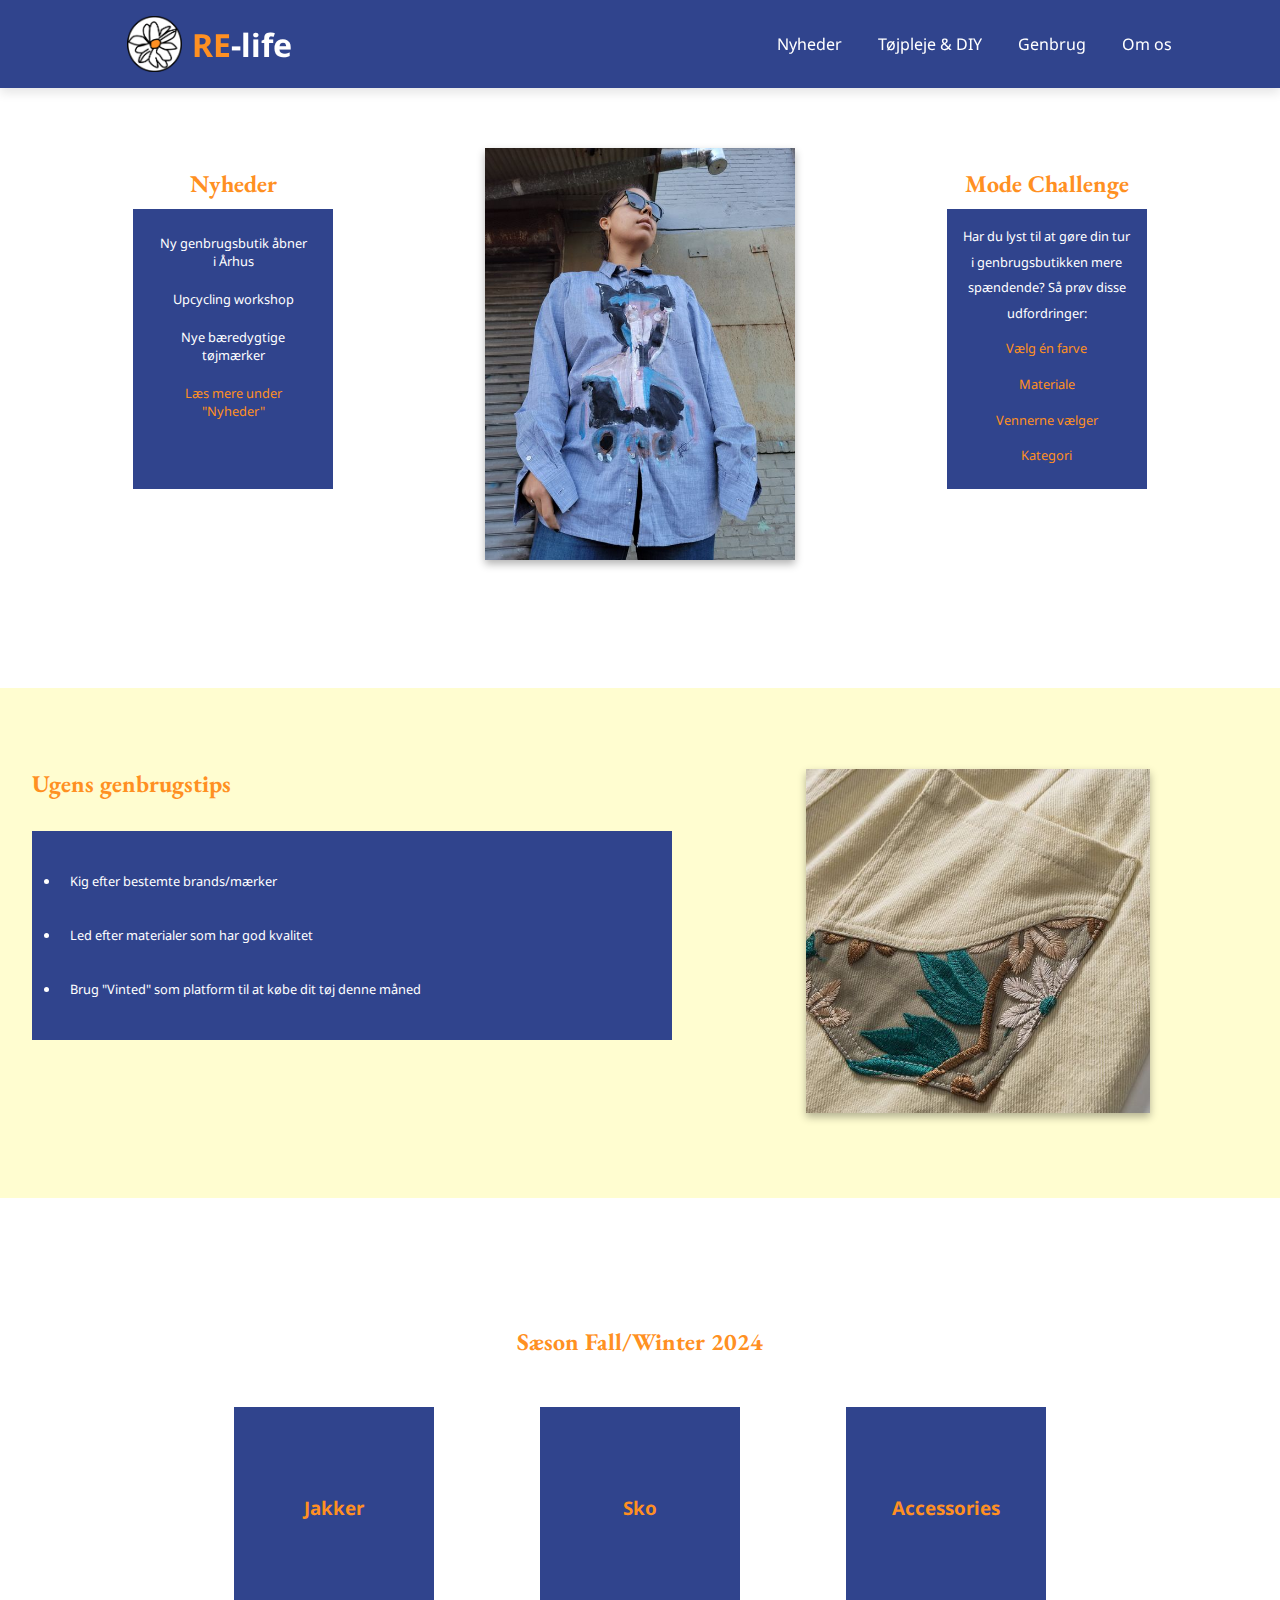
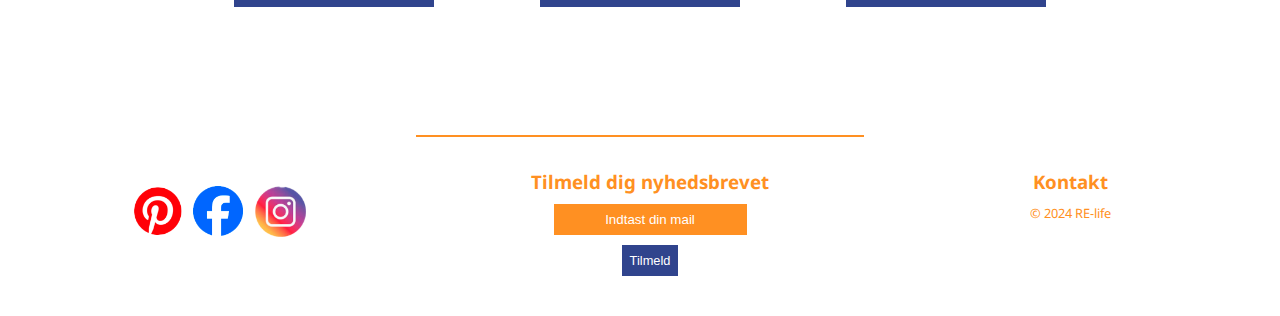
<file: index.html>
<!DOCTYPE html>
<html lang="da">
<head>
    <meta charset="UTF-8">
    <meta name="viewport" content="width=device-width, initial-scale=1.0">
    <meta name="description" content="Velkommen til RE-life - dit magasin om bæredygtig mode. Udforsk genbrugstips, deltag i modeudfordringer og find inspiration til ansvarligt køb.">
    <title>Online Magasin - RE-life</title>
    <link rel="preconnect" href="https://fonts.googleapis.com">
<link rel="preconnect" href="https://fonts.gstatic.com" crossorigin>
<link href="https://fonts.googleapis.com/css2?family=Noto+Sans:ital,wght@0,100..900;1,100..900&display=swap" rel="stylesheet">
<link rel="preconnect" href="https://fonts.googleapis.com">
<link rel="preconnect" href="https://fonts.gstatic.com" crossorigin>
<link href="https://fonts.googleapis.com/css2?family=EB+Garamond:ital,wght@0,400..800;1,400..800&family=Noto+Sans:ital,wght@0,100..900;1,100..900&display=swap" rel="stylesheet">
    <link rel="stylesheet" href="css/style.css">
</head>

<body>

    <header>
        <a href="" class="logo"></a>
            <input type="checkbox" id="menu-bar">
        <label for="menu-bar">Menu</label>
        <!-- logo og websitetitel -->
        <section class="forside-logo">
            <a href="index.html" class="logo-link">
                <img class="logo-img" src="img/forside-img/logo.png" alt="logo">
                <h1><span>RE</span>-life</h1>
            </a>
           </section>

           <!-- Navigationsbar -->
        <nav class="navbar">
           
            <ul>
                <li><a href="#">Nyheder</a></li>
                <li><a href="/artikler/diy.html">Tøjpleje & DIY</a>
                <ul>
                    <li><a href="/artikler/trends.html">Trends</a></li>
                    <li><a href="#">Studieliv og mode</a></li>
                    <li><a href="#">Budget og finansiering</a></li>
                </ul>
                </li>

                <li><a href="/artikler/genbrug.html">Genbrug</a>
                    <ul>
                        <li><a href="#">Genbrugsbutikker</a></li>
                        <li><a href="#">Del dine genbrugsfund</a>
                        <li><a href="#">Miljøvenlige tøjmærker</a></li>
                    </ul>
                </li>
                
                <li><a href="#">Om os</a>
                    <ul>
                        <li><a href="#">Tilmeld dig nyhedsbrevet</a></li>
                        <li><a href="#">Sociale medier</a></li>
                        <li><a href="#">Kontakt</a></li>
                    </ul>
                </li>
                
                   
            </ul>

        </nav>


    </header>
    


    <main>
        <!-- Tektsboks med heading nyheder -->
        <section class="content">
            <aside class="textbox">
                <h2 class="nyheder">Nyheder</h2>
                <article class="nyheder-tekst">
                    <p><a href="#">Ny genbrugsbutik åbner i Århus</a></p>
                    <p><a href="#">Upcycling workshop</a></p>
                    <p><a href="#">Nye bæredygtige tøjmærker</a></p>
                    <p><a href="#"><span>Læs mere under "Nyheder"</span></a></p>
                </article>
            </aside>
            
            <!-- Billede mellem tektsbokse -->
            <figure>
                <img src="/img/forside-img/forside-img.jpg" alt="pige med upcyclet tøj">
            </figure>
    
            <!-- Tektsboks med heading mode-challenge -->
            <aside class="textbox">
                <h2 class="mode-challenge">Mode Challenge</h2>
                <article class="mode-tekst">
                    <p>Har du lyst til at gøre din tur i genbrugsbutikken mere spændende? Så prøv disse udfordringer:</p>
                    <ul>
                        <li><a href="#">Vælg én farve</a></li>
                        <li><a href="#">Materiale</a></li>
                        <li><a href="#">Vennerne vælger</a></li>
                        <li><a href="#">Kategori</a></li>
                    </ul>
                </article>
            </aside>
        </section>

        <!-- Ny sektion med tekstboks og heading -->
        <Section class="genbrug-tips">
            <h2 class="tips-overskrift">Ugens genbrugstips</h2>
            <aside class="genbrug-content">
                <article class="tips-tekst">
                    <ul>
                        <li>Kig efter bestemte brands/mærker</li>
                        <li>Led efter materialer som har god kvalitet</li>
                        <li>Brug "Vinted" som platform til at købe dit tøj denne måned</li>
                    </ul>
                </article>
            

                <!-- Billede til tekstboks -->
                <aside class="materiale-img">
                    <img src="/img/forside-img/materiale-forside-img.jpg" alt="Tøj med broderi">
                </aside>
            </aside>
        </Section>

        <!-- Sektion med 3 tekstbokse -->
        <section class="saeson">
            <h2 class="saeson-overskrift">Sæson Fall/Winter 2024</h2>
            <!-- Tre kasser med headings -->
            <aside class="tre-kasser"> 
                <article class="box">
                    <a href="#"><h3>Jakker</h3></a>
                </article>

                <article class="box">
                    <a href="#"><h3>Sko</h3></a>
                </article>

                <article class="box">
                    <a href="#"><h3>Accessories</h3></a>
                </article>
            </aside>
        </section>

    </main>
    


    <footer>
        <!-- Footer kode -->
            <hr class="line">
            <section class="footer-section">
                <!-- SoMe billeder -->
                <aside class="some-img">
                    <a href="#">
                        <img class="p some" src="/img/forside-img/pinterest-logo.png" alt="pinterest logo">
                    </a>
                    <a href="#">
                        <img class="fb some" src="/img/forside-img/fb-logo.png" alt="facebook logo">
                    </a>
                    <a href="#">
                        <img class="ig some" src="/img/forside-img/ig-logo.png" alt="instagram logo">
                    </a>
                </aside>
    
                <!-- Tilmeld nyhedsbrev form -->
                <aside class="form">
                    <h3>Tilmeld dig nyhedsbrevet</h3>
                    <form action="#">
                        <input type="email" placeholder="Indtast din mail" required>
                        <button type="submit">Tilmeld</button>
                    </form>
                </aside>
    
                <!-- Kontakt afsnit i footeren -->
                <aside class="kontakt">
                    <h3>Kontakt</h3>
                    <article class="copyright">
                        <p>&copy; 2024 RE-life</p>
                    </article>
                </aside>
    
    
    
            </section>
    
            
    
    
    
    
        </footer>



</body>






</html>
</file>
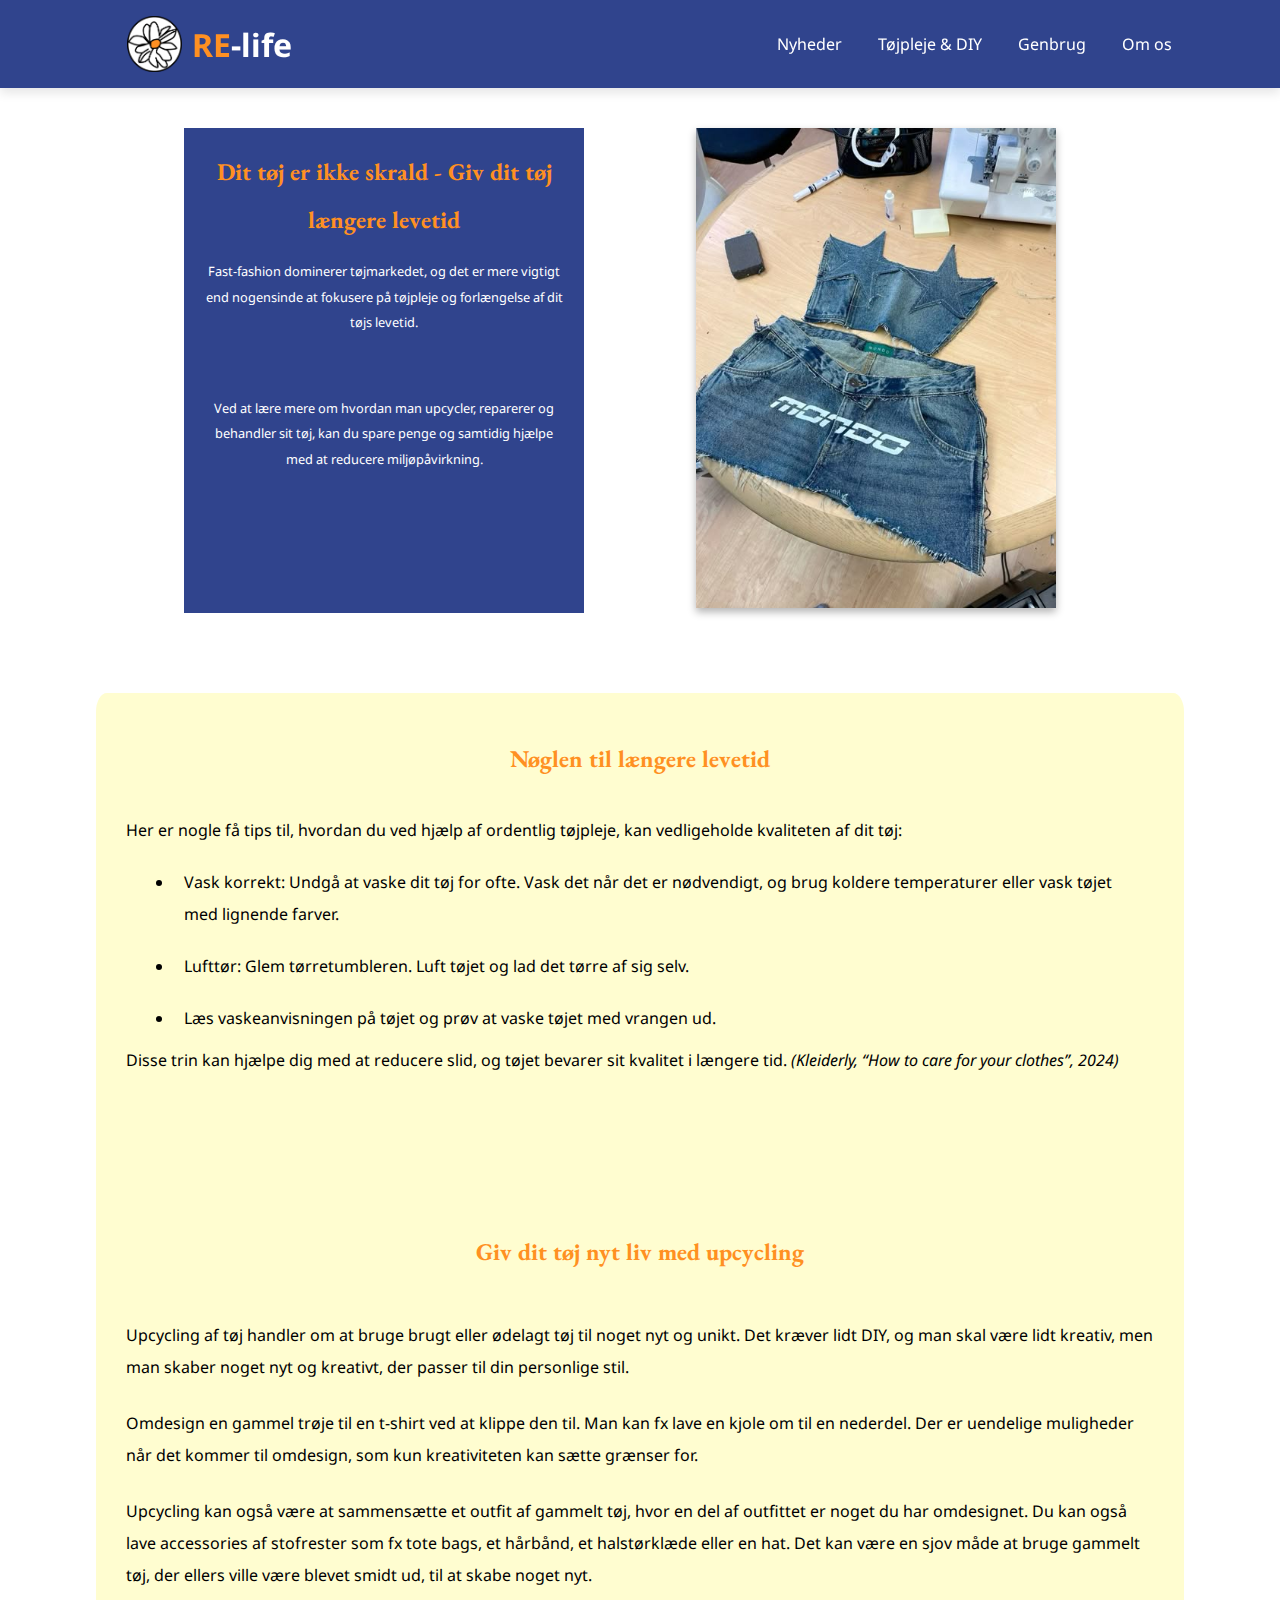
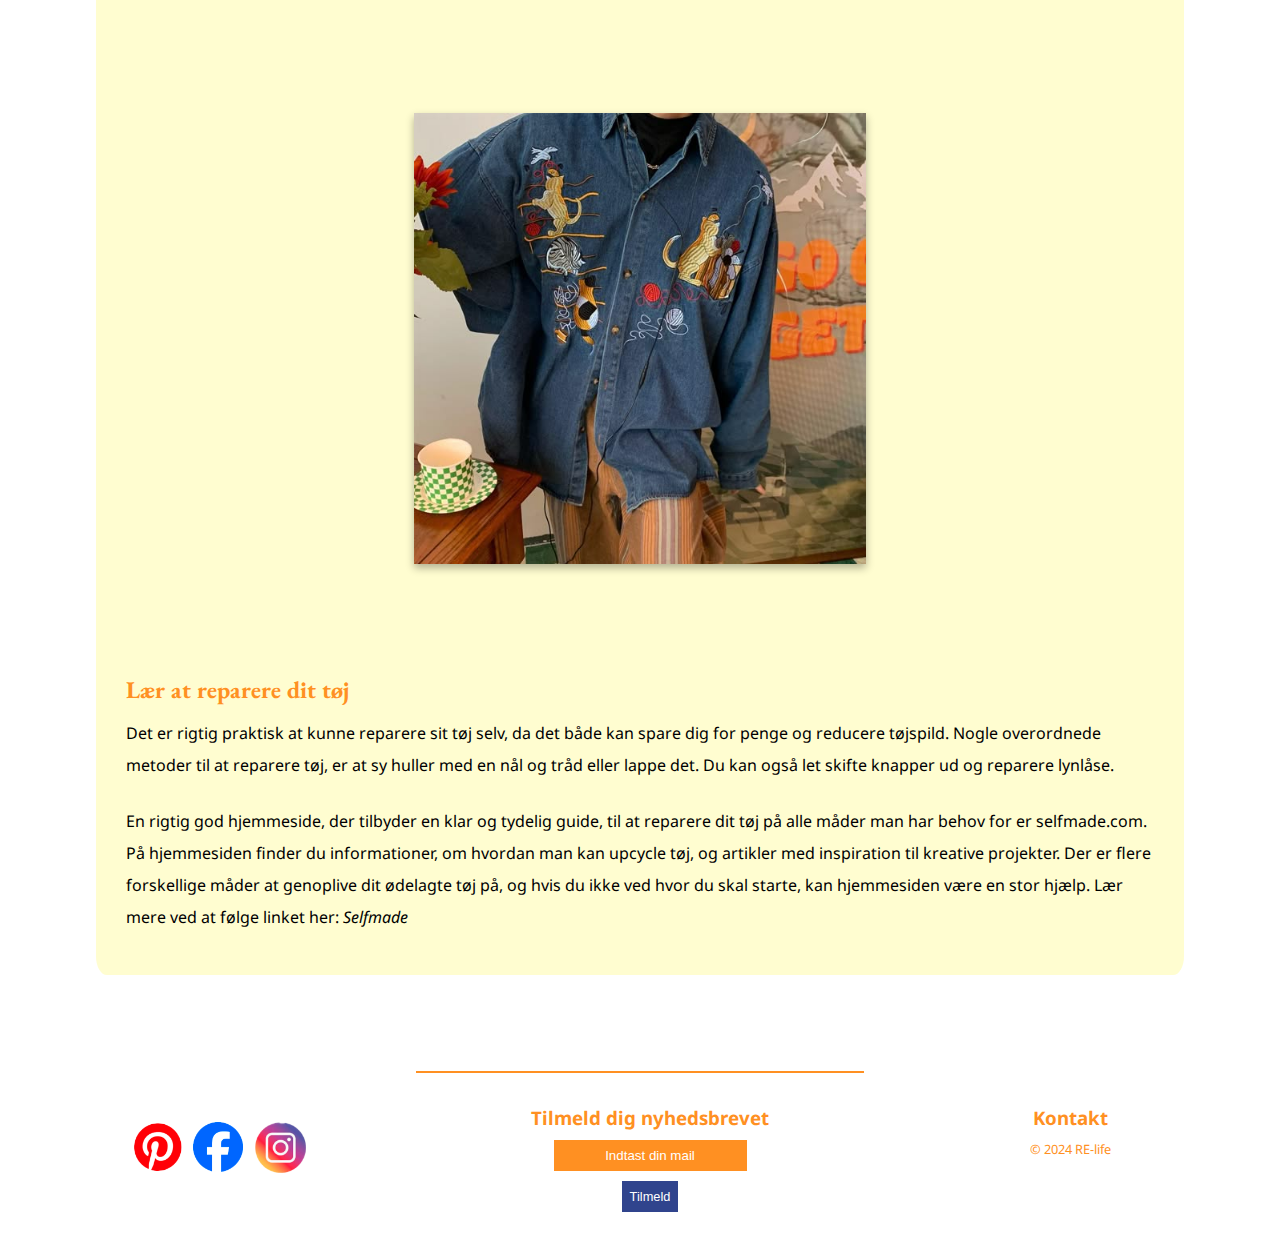
<file: artikler/diy.html>
<!DOCTYPE html>
<html lang="da">
<head>
    <meta charset="UTF-8">
    <meta name="viewport" content="width=device-width, initial-scale=1.0">
    <meta name="description" content="Opdag metoder til at forlænge dit tøj med tøjpleje og DIY. Lær om upcycling og reparation hos RE-life, og spar penge samtidig med at du hjælper miljøet!">
    <title>Tøjpleje og DIY - RE-life</title>
    <link rel="preconnect" href="https://fonts.googleapis.com">
    <link rel="preconnect" href="https://fonts.gstatic.com" crossorigin>
    <link href="https://fonts.googleapis.com/css2?family=Noto+Sans:ital,wght@0,100..900;1,100..900&display=swap" rel="stylesheet">
    <link rel="preconnect" href="https://fonts.googleapis.com">
    <link rel="preconnect" href="https://fonts.gstatic.com" crossorigin>
    <link href="https://fonts.googleapis.com/css2?family=EB+Garamond:ital,wght@0,400..800;1,400..800&family=Noto+Sans:ital,wght@0,100..900;1,100..900&display=swap" rel="stylesheet">
    <link rel="stylesheet" href="../css/style.css">
</head>

<body>
    <header>
        <a href="" class="logo"></a>
            <input type="checkbox" id="menu-bar">
        <label for="menu-bar">Menu</label>
        <!-- logo og websitetitel -->
        <section class="forside-logo">
            <a href="../index.html" class="logo-link">
                <img class="logo-img" src="../img/forside-img/logo.png" alt="logo">
                <h1><span>RE</span>-life</h1>
            </a>
           </section>

           <!-- Navigationsbar -->
        <nav class="navbar">
           
            <ul>
                <li><a href="#">Nyheder</a></li>
                <li><a href="diy.html">Tøjpleje & DIY</a>
                <ul>
                    <li><a href="trends.html">Trends</a></li>
                    <li><a href="#">Studieliv og mode</a></li>
                    <li><a href="#">Budget og finansiering</a></li>
                </ul>
                </li>

                <li><a href="genbrug.html">Genbrug</a>
                    <ul>
                        <li><a href="#">Genbrugsbutikker</a></li>
                        <li><a href="#">Del dine genbrugsfund</a>
                        <li><a href="#">Miljøvenlige tøjmærker</a></li>
                    </ul>
                </li>
                
                <li><a href="#">Om os</a>
                    <ul>
                        <li><a href="#">Tilmeld dig nyhedsbrevet</a></li>
                        <li><a href="#">Sociale medier</a></li>
                        <li><a href="#">Kontakt</a></li>
                    </ul>
                </li>
                
                   
            </ul>

        </nav>


    </header>
    
    <main>
        <!-- Tektsboks med heading -->
        <section class="toj-tekstboks">
            <article class="toj-tekst">
                <h2 class="toj-overskrift">Dit tøj er ikke skrald - Giv dit tøj længere levetid</h2>
                <p>Fast-fashion dominerer tøjmarkedet, og det er mere vigtigt end nogensinde at fokusere på tøjpleje og forlængelse af dit tøjs levetid.</p>

                <p class="custom-p">Ved at lære mere om hvordan man upcycler, reparerer og behandler sit tøj, kan du spare penge og samtidig hjælpe med at reducere miljøpåvirkning.</p>
            </article>

            <!-- Billede ved siden af tektsboks -->
            <aside class="toj-img">
                <img src="../img/diy-img/diy-artikel-img-1.jpg" alt="Nederdel ved siden af symaskine">
            </aside>
        </section>

        <!-- Sektion med 3 artikler -->
        <section class="artikler">

            <!-- Første artikel med en liste -->
            <article class="artikel-levetid">
                <h2 class="levetid-overskrift">Nøglen til længere levetid</h2>
                <p>Her er nogle få tips til, hvordan du ved hjælp af ordentlig tøjpleje, kan vedligeholde kvaliteten af dit tøj:</p>
                    <ul>
                        <li>Vask korrekt: Undgå at vaske dit tøj for ofte. Vask det når det er nødvendigt, og brug koldere temperaturer eller vask tøjet med lignende farver.</li>
                        <li>Lufttør: Glem tørretumbleren. Luft tøjet og lad det tørre af sig selv.</li>
                        <li>Læs vaskeanvisningen på tøjet og prøv at vaske tøjet med vrangen ud.</li>
                    </ul>
                <p>Disse trin kan hjælpe dig med at reducere slid, og tøjet bevarer sit kvalitet i længere tid. <span>(Kleiderly, “How to care for your clothes”, 2024)</span></p>
            </article>

            <!-- Anden artikel -->
            <article class="artikel-upcycle">
                <h2 class="upcycling-overskrift">Giv dit tøj nyt liv med upcycling</h2>

                <p>Upcycling af tøj handler om at bruge brugt eller ødelagt tøj til noget nyt og unikt. Det kræver lidt DIY, og man skal være lidt kreativ, men man skaber noget nyt og kreativt, der passer til din personlige stil.</p>

                <p>Omdesign en gammel trøje til en t-shirt ved at klippe den til. Man kan fx lave en kjole om til en nederdel. Der er uendelige muligheder når det kommer til omdesign, som kun kreativiteten kan sætte grænser for.</p>

                <p>Upcycling kan også være at sammensætte et outfit af gammelt tøj, hvor en del af outfittet er noget du har omdesignet. Du kan også lave accessories af stofrester som fx tote bags, et hårbånd, et halstørklæde eller en hat. Det kan være en sjov måde at bruge gammelt tøj, der ellers ville være blevet smidt ud, til at skabe noget nyt.</p>

            </article>

            <!-- Billede til sidste artikel -->
            <aside class="upcycling-img">
                <img src="../img/diy-img/diy-artikel-img-2.jpg" alt="Upcyclet skjorte">
            </aside>
            
            <!-- Tredje artikel -->
            <article class="rep-artikel">
                <h2>Lær at reparere dit tøj</h2>
                <p>Det er rigtig praktisk at kunne reparere sit tøj selv, da det både kan spare dig for penge og reducere tøjspild. Nogle overordnede metoder til at reparere tøj, er at sy huller med en nål og tråd eller lappe det. Du kan også let skifte knapper ud og reparere lynlåse.</p>

                <p>En rigtig god hjemmeside, der tilbyder en klar og tydelig guide, til at reparere dit tøj på alle måder man har behov for er selfmade.com. På hjemmesiden finder du informationer, om hvordan man kan upcycle tøj, og artikler med inspiration til kreative projekter. Der er flere forskellige måder at genoplive dit ødelagte tøj på, og hvis du ikke ved hvor du skal starte, kan hjemmesiden være en stor hjælp. Lær mere ved at følge linket her: <a  target="_blank" href="https://www.selfmade.com/da-dk/inspiration"><span>Selfmade</span></a>
            </article>



        </section>

    



    </main>

    
    
    <footer>
        <!-- Footer kode -->
            <hr class="line">
            <section class="footer-section">
                <!-- SoMe billeder -->
                <aside class="some-img">
                    <a href="#">
                        <img class="p some" src="../img/forside-img/pinterest-logo.png" alt="pinterest logo">
                    </a>
                    <a href="#">
                        <img class="fb some" src="../img/forside-img/fb-logo.png" alt="facebook logo">
                    </a>
                    <a href="#">
                        <img class="ig some" src="../img/forside-img/ig-logo.png" alt="instagram logo">
                    </a>
                </aside>
    
                <!-- Tilmeld nyhedsbrev form -->
                <aside class="form">
                    <h3>Tilmeld dig nyhedsbrevet</h3>
                    <form action="#">
                        <input type="email" placeholder="Indtast din mail" required>
                        <button type="submit">Tilmeld</button>
                    </form>
                </aside>
    
                <!-- Kontakt afsnit i footeren -->
                <aside class="kontakt">
                    <h3>Kontakt</h3>
                    <article class="copyright">
                        <p>&copy; 2024 RE-life</p>
                    </article>
                </aside>
    
    
    
            </section>
    
            
    
    
    
    
        </footer>

</body>
</html>
</file>
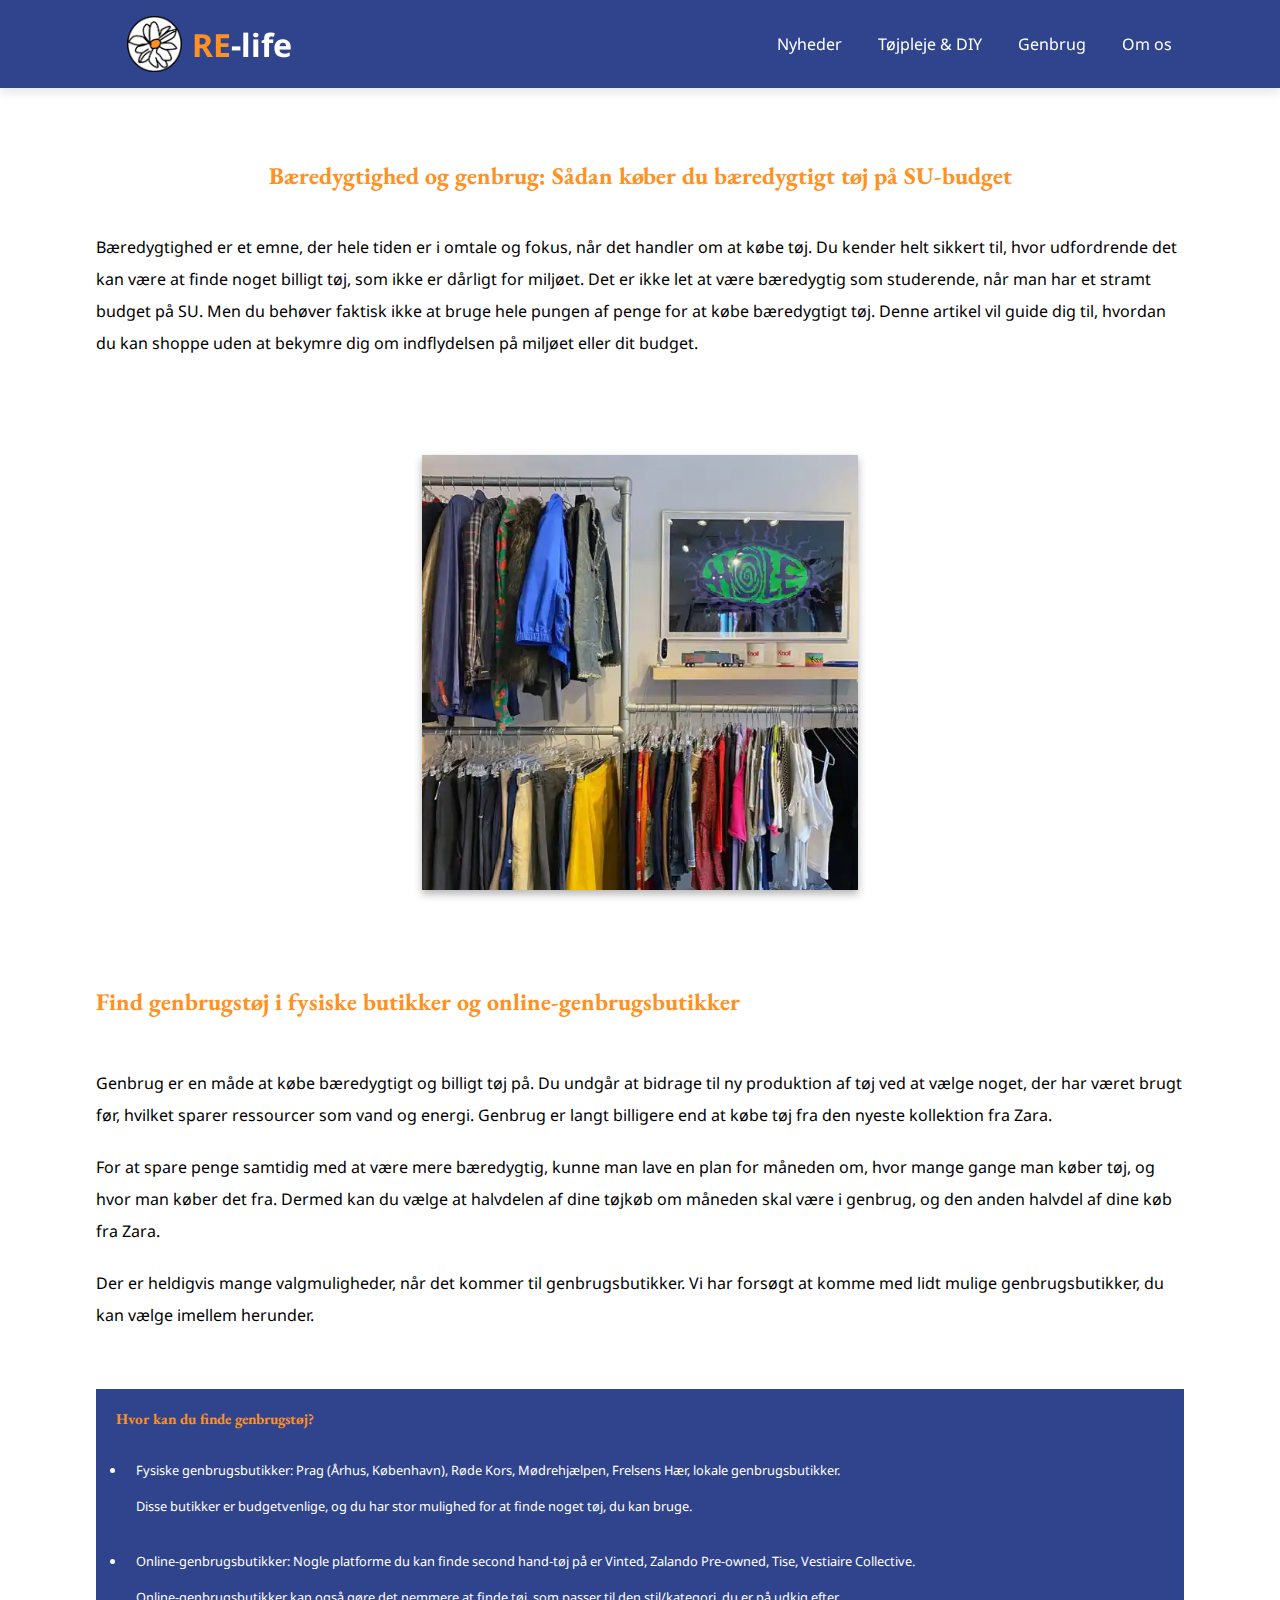
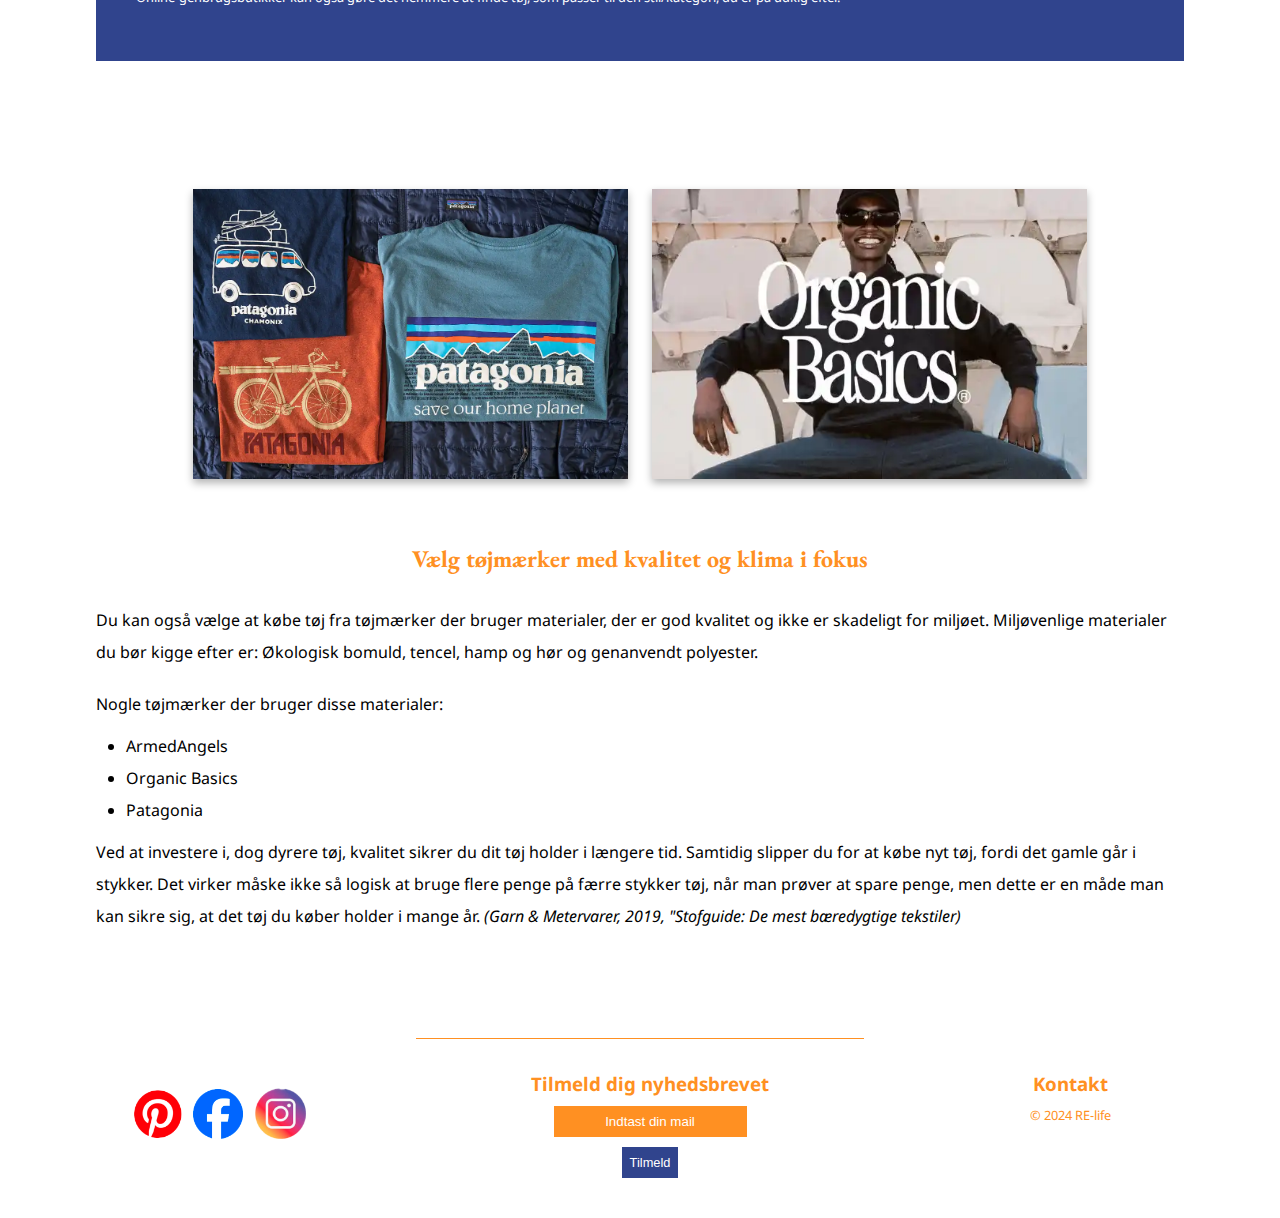
<file: artikler/genbrug.html>
<!DOCTYPE html>
<html lang="da">
<head>
    <meta charset="UTF-8">
    <meta name="viewport" content="width=device-width, initial-scale=1.0">
    <meta name="description" content= "Lær at købe bæredygtigt tøj på SU-budget. Få tips til genbrugstøj, online platforme og kvalitetsmærker, der skåner miljøet.">
    <title>Genbrug og bæredygtighed - RE-life</title>
    <link rel="preconnect" href="https://fonts.googleapis.com">
    <link rel="preconnect" href="https://fonts.gstatic.com" crossorigin>
    <link href="https://fonts.googleapis.com/css2?family=Noto+Sans:ital,wght@0,100..900;1,100..900&display=swap" rel="stylesheet">
    <link rel="preconnect" href="https://fonts.googleapis.com">
    <link rel="preconnect" href="https://fonts.gstatic.com" crossorigin>
    <link href="https://fonts.googleapis.com/css2?family=EB+Garamond:ital,wght@0,400..800;1,400..800&family=Noto+Sans:ital,wght@0,100..900;1,100..900&display=swap" rel="stylesheet">
        <link rel="stylesheet" href="../css/style.css">
</head>


<body>
    
    <header>
        <a href="" class="logo"></a>
            <input type="checkbox" id="menu-bar">
        <label for="menu-bar">Menu</label>
        <!-- logo og websitetitel -->
        <section class="forside-logo">
            <a href="../index.html" class="logo-link">
                <img class="logo-img" src="../img/forside-img/logo.png" alt="logo">
                <h1><span>RE</span>-life</h1>
            </a>
           </section>

           <!-- Navigationsbar -->
        <nav class="navbar">
           
            <ul>
                <li><a href="#">Nyheder</a></li>
                <li><a href="diy.html">Tøjpleje & DIY</a>
                <ul>
                    <li><a href="trends.html">Trends</a></li>
                    <li><a href="#">Studieliv og mode</a></li>
                    <li><a href="#">Budget og finansiering</a></li>
                </ul>
                </li>

                <li><a href="genbrug.html">Genbrug</a>
                    <ul>
                        <li><a href="#">Genbrugsbutikker</a></li>
                        <li><a href="#">Del dine genbrugsfund</a>
                        <li><a href="#">Miljøvenlige tøjmærker</a></li>
                    </ul>
                </li>
                
                <li><a href="#">Om os</a>
                    <ul>
                        <li><a href="#">Tilmeld dig nyhedsbrevet</a></li>
                        <li><a href="#">Sociale medier</a></li>
                        <li><a href="#">Kontakt</a></li>
                    </ul>
                </li>
                
                   
            </ul>

        </nav>


    </header>
    



    <main>
        <!-- Første artikel og billede kode -->
        <section class="budget-afsnit">
            <article class="budget-artikel">
                <h2>Bæredygtighed og genbrug: Sådan køber du bæredygtigt tøj på SU-budget</h2>
                <p>Bæredygtighed er et emne, der hele tiden er i omtale og fokus, når det handler om at købe tøj. Du kender helt sikkert til, hvor udfordrende det kan være at finde noget billigt tøj, som ikke er dårligt for miljøet. Det er ikke let at være bæredygtig som studerende, når man har et stramt budget på SU. Men du behøver faktisk ikke at bruge hele pungen af penge for at købe bæredygtigt tøj. Denne artikel vil guide dig til, hvordan du kan shoppe uden at bekymre dig om indflydelsen på miljøet eller dit budget.</p>
            </article>
            <aside class="budget-img">
                <img src="../img/genbrug-img/genbrug-artikel-img-1.webp" alt="Tøjstativ med genbrugstøj">
            </aside>
        </section>

        <!-- Afsnit med article og en tekstboks i form af en aside -->
       <section class="gb-afsnit">
            <article class="gb-artikel">
                <h2>Find genbrugstøj i fysiske butikker og online-genbrugsbutikker</h2>
                <p>Genbrug er en måde at købe bæredygtigt og billigt tøj på. Du undgår at bidrage til ny produktion af tøj ved at vælge noget, der har været brugt før, hvilket sparer ressourcer som vand og energi. Genbrug er langt billigere end at købe tøj fra den nyeste kollektion fra Zara. 
                </p>
                
                <p>For at spare penge samtidig med at være mere bæredygtig, kunne man lave en plan for måneden om, hvor mange gange man køber tøj, og hvor man køber det fra. Dermed kan du vælge at halvdelen af dine tøjkøb om måneden skal være i genbrug, og den anden halvdel af dine køb fra Zara.</p>

                <p>Der er heldigvis mange valgmuligheder, når det kommer til genbrugsbutikker. Vi har forsøgt at komme med lidt mulige genbrugsbutikker, du kan vælge imellem herunder.</p>
            </article>

            <!-- Tekstboks  -->
            <aside class="gb-list">
                <article class="gb-tekstboks">
                    <h3>Hvor kan du finde genbrugstøj?</h3>
                    <ul>
                        <li>Fysiske genbrugsbutikker: Prag (Århus, København), Røde Kors, Mødrehjælpen, Frelsens Hær, lokale genbrugsbutikker. 
                        <p>Disse butikker er budgetvenlige, og du har stor mulighed for at finde noget tøj, du kan bruge.</p></li>

                        <li>Online-genbrugsbutikker: Nogle platforme du kan finde second hand-tøj på er Vinted, Zalando Pre-owned, Tise, Vestiaire Collective.
                        <p>Online-genbrugsbutikker kan også gøre det nemmere at finde tøj, som passer til den stil/kategori, du er på udkig efter.</p>
                        </li>
                    </ul>  
                </article>
            </aside>

            <!-- To billeder -->
            <aside class="gb-img">
                <img src="../img/genbrug-img/genbrug-artikel-img-2.webp" alt="Patagonia trøje">
                <img src="../img/genbrug-img/genbrug-artikel-img-3.webp" alt="Organic basics logo">
            </aside>

            <!-- Afsnit for tøjmærke artiklen -->
            <article class="tojmaerker-artikel">
                <h2>Vælg tøjmærker med kvalitet og klima i fokus</h2>
                <p>Du kan også vælge at købe tøj fra tøjmærker der bruger materialer, der er god kvalitet og ikke er skadeligt for miljøet. Miljøvenlige materialer du bør kigge efter er: Økologisk bomuld, tencel, hamp og hør og genanvendt polyester.</p>

                <p>Nogle tøjmærker der bruger disse materialer:</p>
                <ul>
                    <li>ArmedAngels</li>
                    <li>Organic Basics</li>
                    <li>Patagonia</li>
                </ul>

                <p>Ved at investere i, dog dyrere tøj, kvalitet sikrer du dit tøj holder i længere tid. Samtidig slipper du for at købe nyt tøj, fordi det gamle går i stykker. Det virker måske ikke så logisk at bruge flere penge på færre stykker tøj, når man prøver at spare penge, men dette er en måde man kan sikre sig, at det tøj du køber holder i mange år. <span>(Garn & Metervarer, 2019, "Stofguide: De mest bæredygtige tekstiler)</span></p>
            </article>

       </section>

    </main>







<footer>
    <!-- Footer kode -->
        <hr class="line">
        <section class="footer-section">
            <!-- SoMe billeder -->
            <aside class="some-img">
                <a href="#">
                    <img class="p some" src="../img/forside-img/pinterest-logo.png" alt="pinterest logo">
                </a>
                <a href="#">
                    <img class="fb some" src="../img/forside-img/fb-logo.png" alt="facebook logo">
                </a>
                <a href="#">
                    <img class="ig some" src="../img/forside-img/ig-logo.png" alt="instagram logo">
                </a>
            </aside>

            <!-- Tilmeld nyhedsbrev form -->
            <aside class="form">
                <h3>Tilmeld dig nyhedsbrevet</h3>
                <form action="#">
                    <input type="email" placeholder="Indtast din mail" required>
                    <button type="submit">Tilmeld</button>
                </form>
            </aside>

            <!-- Kontakt afsnit i footeren -->
            <aside class="kontakt">
                <h3>Kontakt</h3>
                <article class="copyright">
                    <p>&copy; 2024 RE-life</p>
                </article>
            </aside>



        </section>

        




    </footer>
</body>
</html>
</file>
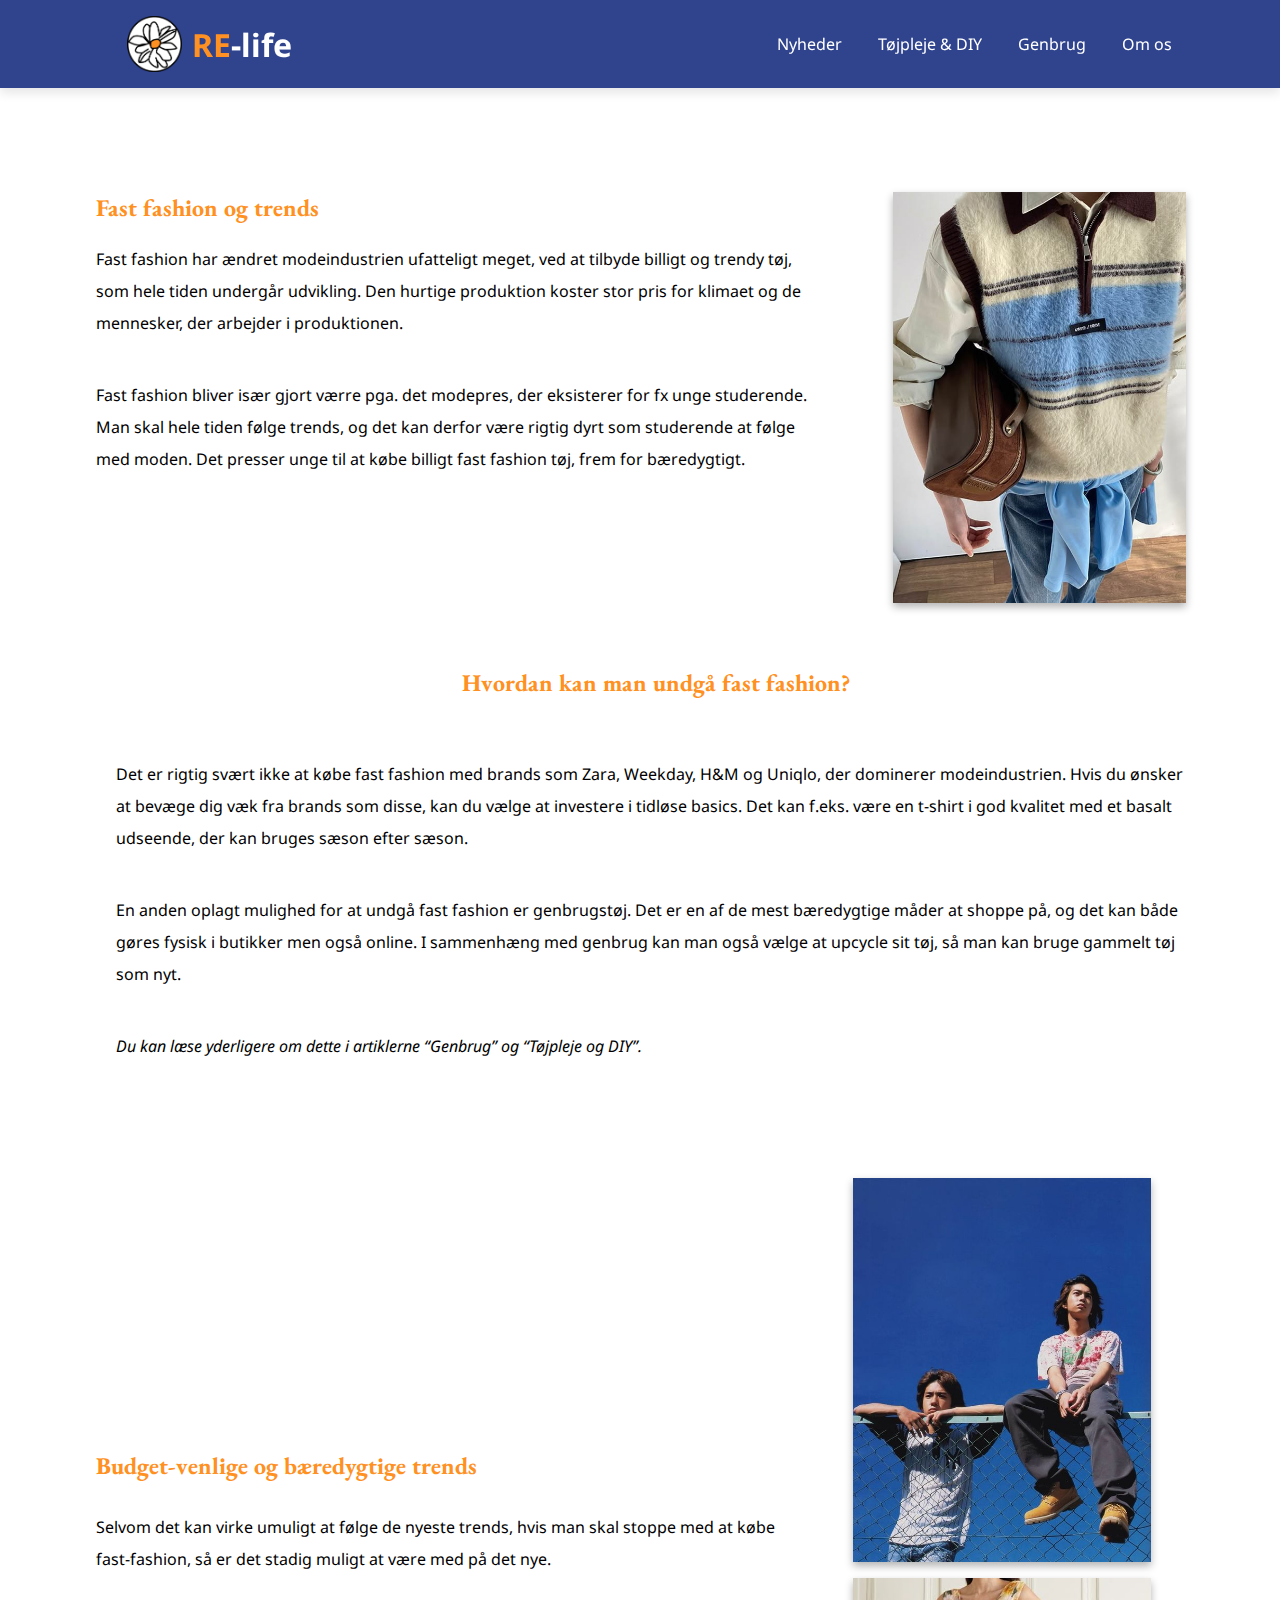
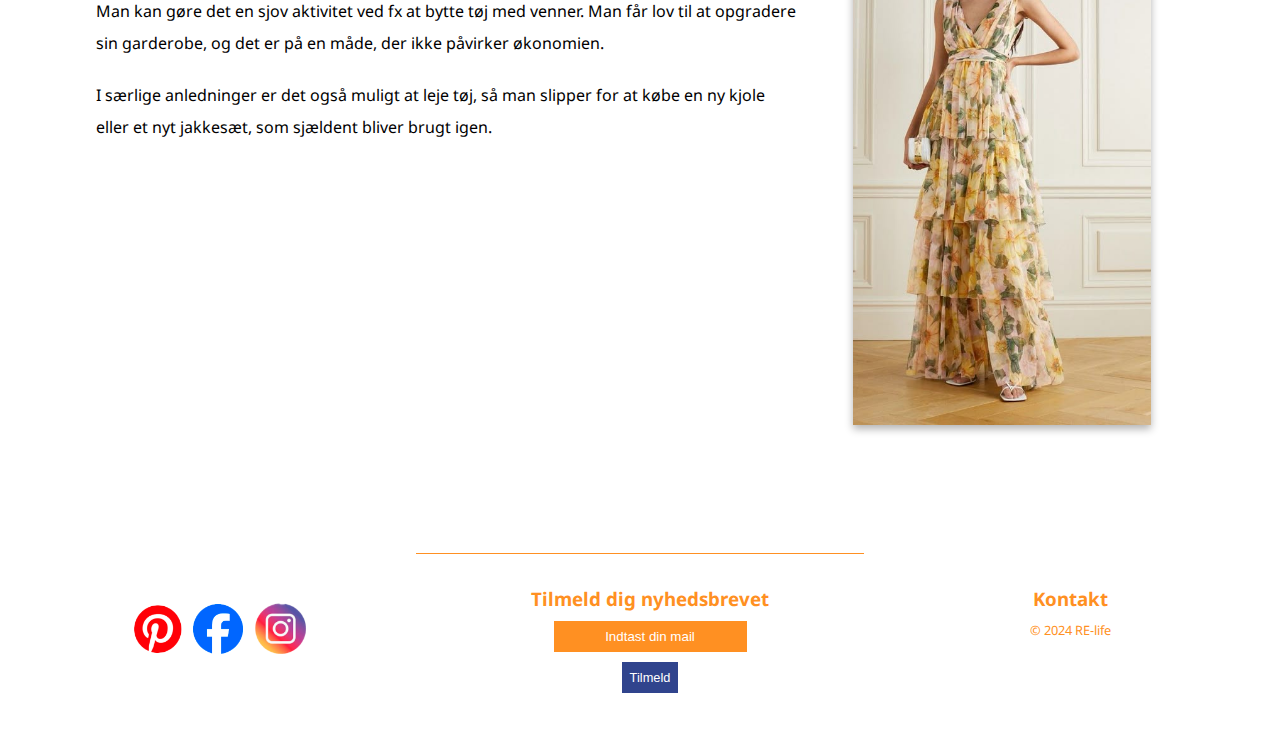
<file: artikler/trends.html>
<!DOCTYPE html>
<html lang="da">
<head>
    <meta charset="UTF-8">
    <meta name="viewport" content="width=device-width, initial-scale=1.0">
    <meta name="description" content="Udforsk fast fashion og modepres på studerende. Få tips til tidløse basics, genbrug og bæredygtige alternativer på RE-life.">
    <title>Trends og fast fashion - RE-life</title>
    <link rel="preconnect" href="https://fonts.googleapis.com">
<link rel="preconnect" href="https://fonts.gstatic.com" crossorigin>
<link href="https://fonts.googleapis.com/css2?family=Noto+Sans:ital,wght@0,100..900;1,100..900&display=swap" rel="stylesheet">
<link rel="preconnect" href="https://fonts.googleapis.com">
<link rel="preconnect" href="https://fonts.gstatic.com" crossorigin>
<link href="https://fonts.googleapis.com/css2?family=EB+Garamond:ital,wght@0,400..800;1,400..800&family=Noto+Sans:ital,wght@0,100..900;1,100..900&display=swap" rel="stylesheet">
    <link rel="stylesheet" href="../css/style.css">
</head>


<body>
    <header>
        <a href="" class="logo"></a>
            <input type="checkbox" id="menu-bar">
        <label for="menu-bar">Menu</label>
        <!-- logo og websitetitel -->
        <section class="forside-logo">
            <a href="../index.html" class="logo-link">
                <img class="logo-img" src="../img/forside-img/logo.png" alt="logo">
                <h1><span>RE</span>-life</h1>
            </a>
           </section>

           <!-- Navigationsbar -->
        <nav class="navbar">
           
            <ul>
                <li><a href="#">Nyheder</a></li>
                <li><a href="diy.html">Tøjpleje & DIY</a>
                <ul>
                    <li><a href="trends.html">Trends</a></li>
                    <li><a href="#">Studieliv og mode</a></li>
                    <li><a href="#">Budget og finansiering</a></li>
                </ul>
                </li>

                <li><a href="genbrug.html">Genbrug</a>
                    <ul>
                        <li><a href="#">Genbrugsbutikker</a></li>
                        <li><a href="#">Del dine genbrugsfund</a>
                        <li><a href="#">Miljøvenlige tøjmærker</a></li>
                    </ul>
                </li>
                
                <li><a href="#">Om os</a>
                    <ul>
                        <li><a href="#">Tilmeld dig nyhedsbrevet</a></li>
                        <li><a href="#">Sociale medier</a></li>
                        <li><a href="#">Kontakt</a></li>
                    </ul>
                </li>
                
                   
            </ul>

        </nav>


    </header>
    


    <main>
        <!-- Sektion med artikel og billede  -->
        <section class="ft-afsnit">
            <article class="ft-artikel">
                <h2 class="ft-overskrift">Fast fashion og trends</h2>
                <p>Fast fashion har ændret modeindustrien ufatteligt meget, ved at tilbyde billigt og trendy tøj, som hele tiden undergår udvikling. Den hurtige produktion koster stor pris for klimaet og de mennesker, der arbejder i produktionen.</p>
                
                <p>Fast fashion bliver især gjort værre pga. det modepres, der eksisterer for fx unge studerende. Man skal hele tiden følge trends, og det kan derfor være rigtig dyrt som studerende at følge med moden. Det presser unge til at købe billigt fast fashion tøj, frem for bæredygtigt.</p>
            </article>
            <!-- Billede til artikel -->
            <aside class="trend-img">
                <img src="../img/trends-img/trends-artikel-img-1.jpg" alt="Person med trendy tøj og taske">
            </aside>
        </section>

        <!-- Sektion med artikel fast fashion -->
        <section class="fastfashion-afsnit">
            <article class="fastfashion-artikel">
                <h2>Hvordan kan man undgå fast fashion?</h2>
                <p>Det er rigtig svært ikke at købe fast fashion med brands som Zara, Weekday, H&M og Uniqlo, der dominerer modeindustrien. Hvis du ønsker at bevæge dig væk fra brands som disse, kan du vælge at investere i tidløse basics. Det kan f.eks. være en t-shirt i god kvalitet med et basalt udseende, der kan bruges sæson efter sæson.</p>

                <p>En anden oplagt mulighed for at undgå fast fashion er genbrugstøj. Det er en af de mest bæredygtige måder at shoppe på, og det kan både gøres fysisk i butikker men også online. I sammenhæng med genbrug kan man også vælge at upcycle sit tøj, så man kan bruge gammelt tøj som nyt.</p>

                <p><span>Du kan læse yderligere om dette i artiklerne “Genbrug” og “Tøjpleje og DIY”.</span></p>
            </article>
        </section>

        <!-- Sektion med artikel budget-venlige og bæredygtige trends -->
        <section class="bb-afsnit">
            <!-- Tekst til artiklen -->
            <article class="bb-artikel">
                <h2>Budget-venlige og bæredygtige trends</h2>
                <p>Selvom det kan virke umuligt at følge de nyeste trends, hvis man skal stoppe med at købe fast-fashion, så er det stadig muligt at være med på det nye.</p>

                <p>Man kan gøre det en sjov aktivitet ved fx at bytte tøj med venner. Man får lov til at opgradere sin garderobe, og det er på en måde, der ikke påvirker økonomien.</p>

                <p>I særlige anledninger er det også muligt at leje tøj, så man slipper for at købe en ny kjole eller et nyt jakkesæt, som sjældent bliver brugt igen.</p>
            </article>

            <!-- To billeder til teksten -->
            <aside class="bb-img">
                <img src="../img/trends-img/trends-artikel-img-2.jpg" alt="To drenge på hegn">
                <img src="../img/trends-img/trends-artikel-img-3.jpg" alt="Farverig kjole">
            </aside>

        </section>





    </main>



    <footer>
        <!-- Footer kode -->
            <hr class="line">
            <section class="footer-section">
                <!-- SoMe billeder -->
                <aside class="some-img">
                    <a href="#">
                        <img class="p some" src="../img/forside-img/pinterest-logo.png" alt="pinterest logo">
                    </a>
                    <a href="#">
                        <img class="fb some" src="../img/forside-img/fb-logo.png" alt="facebook logo">
                    </a>
                    <a href="#">
                        <img class="ig some" src="../img/forside-img/ig-logo.png" alt="instagram logo">
                    </a>
                </aside>
    
                <!-- Tilmeld nyhedsbrev form -->
                <aside class="form">
                    <h3>Tilmeld dig nyhedsbrevet</h3>
                    <form action="#">
                        <input type="email" placeholder="Indtast din mail" required>
                        <button type="submit">Tilmeld</button>
                    </form>
                </aside>
    
                <!-- Kontakt afsnit i footeren -->
                <aside class="kontakt">
                    <h3>Kontakt</h3>
                    <article class="copyright">
                        <p>&copy; 2024 RE-life</p>
                    </article>
                </aside>
    
    
    
            </section>
    
            
    
    
    
    
        </footer>

    





</body>
</html>
</file>
<file: css/style.css>
*{
    margin: 0;
    padding: 0;
    box-sizing: border-box;
}

:root{
    --primarycolor:#30448D;
    --secondarycolor:#FF9022;
    --tetriarycolor:#FFFDD0;
    --backgroundcolor:rgb(253, 204, 114);
}

/* Styling af navigationsbar */
body {
    font-family: Noto Sans,sans-serif;
}

header {
    position:fixed;
    top:0;
    left:0;
    right:0;
    background:var(--primarycolor);
    box-shadow: 0 5px 10px rgba(0,0,0,0.1);
    padding: 10px 7%;
    display: flex;
    align-items: center;
    justify-content: space-between;
    z-index: 1000;
}


header .logo {
    font-weight: bolder;
    font-size: 1rem;
    color: #333;
}

header .navbar ul {
    list-style: none;
}

header .navbar ul li {
    position: relative;
    float: left;
}

header .navbar ul li a {
    text-decoration: none;
    font-size: 1rem;
    padding: 18px;
    color: white;
    display: block;
}

header .navbar ul li a:hover {
    background:var(--secondarycolor);
    color: black;
}

header .navbar ul li ul {
    position: absolute;
    left: 0;
    width: 200px;
    display:none;
}

header .navbar ul li ul li {
    width: 100%;
    border-top: 1px solid rgba(0,0,0,0.1);
    background-color: var(--secondarycolor);
}

header .navbar ul li ul li ul {
    left: 200px;
    top:0;
}

header .navbar ul li:focus-within > ul,
header .navbar ul li:hover > ul {
    display: block;
}

#menu-bar {
    display:none;
}

header label {
    font-size: 20px;
    color:white;
    cursor: pointer;
    display: none;
}

@media(max-width:991px){


    header {
        padding: 20px;
    }
    
    header label {
        display: block;
    }

    header .navbar{
        position: absolute;
        top: 100%;
        left:0;
        right:0;
        background:var(--primarycolor);
        border-top: 1px solid rgba(0,0,0,0.1);
        display: none;
    }

    header .navbar ul li {
        width: 100%;
    }

    header .navbar ul li ul {
        position: relative;
        width: 100%;
    }

    header .navbar ul li ul li {
        background: var(--primarycolor);
    }

    header .navbar ul li ul li ul {
        width: 100%;
        left:0;
    }

    #menu-bar:checked ~ .navbar {
        display: block;
    }

}


.logo-img{
    display: flex;
    width:10%;
    height: auto;
    padding-right: 5px;
}

.logo-link{
    display: flex;
    align-items: center;
    text-decoration: none;

}

.forside-logo{
    display: flex;
    align-items: center;
}


h1{
    font-family:Noto Sans, sans-serif;
    font-size: 2rem;
    padding-left: 5px;
    color: white;
}

span{
    color: var(--secondarycolor);
}


/* Styling af forside content */
main{
    padding-top: 8rem;
}


h2{
    font-family: EB Garamond,sans-serif;
    color: var(--secondarycolor);

}



.content {
    display: flex;
    align-items: flex-start;
    justify-content: space-around;
    margin: 20px;
}

.textbox{
    flex: 1;
    padding: 20px;
    text-align: center;
    display: flex;
    flex-direction: column;
    align-items:center
}

figure{
    flex: 1;
    display: flex;
    justify-content:center;
    margin: 0 auto;
}

figure img{
    height: auto;
    width: 80%;
    box-shadow: 0 4px 8px rgba(0, 0, 0, 0.3); 
}


.textbox h2 {
    margin-bottom: 10px;
    text-align: center;
}

.nyheder-tekst p a{
    text-decoration: none;
    color: white;
}

.nyheder-tekst p a:hover{
    background-color: var(--backgroundcolor);
}

.nyheder-tekst {
    background-color: var(--primarycolor);
    color: white;
    padding: 15px;
    text-align: center;
    width: 200px;
    height: 280px;
    font-size: 0.8rem;
    
}

.nyheder-tekst p{
    padding: 10px;
}



.mode-tekst {
    background-color: var(--primarycolor); 
    color: white;
    padding: 15px;
    width: 200px;
    height: 280px;
    text-align: center;
    font-size: 0.8rem;
}

.mode-tekst ul a{
    text-decoration: none;
    color: var(--secondarycolor);
}

.mode-tekst ul a:hover{
    background-color:var(--backgroundcolor);
}

.mode-tekst ul{
    padding-top: 5px;
    display: flex;
    flex-wrap: wrap;
    flex-direction: column;
    justify-content: space-evenly;
    list-style-type: none;
}

.mode-tekst ul li{
    padding: 5px;
}

.mode-tekst p{
    line-height: 2;
}

/* Styling af genbrugstips afsnittet */

.genbrug-tips .genbrug-content{
    display: flex;
    justify-content: space-between;
    align-items: flex-start;
}

.genbrug-tips{
    margin-top: 8rem;
    background: var(--tetriarycolor);
}

.tips-tekst{
    background-color: var(--primarycolor);
    color: white;
    padding: 20px;
    font-size: 0.8rem;
    flex: 1;
    max-width: 50%;
    margin-top: 2rem;
    margin-left: 2rem;
}

.tips-tekst ul li{
    padding: 10px;
    margin: 0.5rem;
}

.tips-overskrift{
    margin-top: 30px;
    padding-top: 5rem;
    margin-left: 2rem;
}

.materiale-img img{
    max-width: 60%;
    height: auto;
    margin-left: 6.2rem;
    box-shadow: 0 4px 8px rgba(0, 0, 0, 0.3); 
}

.materiale-img{
    align-items: flex-start;
    margin-top: -30px;
    margin-bottom: 5rem;
}

/* Styling af Sæson afsnittet */
.saeson{
    margin: 8rem;
}

.tre-kasser{
    display: flex;
    justify-content: space-evenly;
    align-items: center;
}

.box a{
    text-decoration: none;
}

.box h3{
    color: var(--secondarycolor);
}

.box h3:hover{
    background-color: rgb(253, 204, 114)
}

.box{
    display: flex;
    justify-content: center;
    align-items: center;
    background-color: var(--primarycolor);
    padding: 20px;
    width: 200px;
    height: 200px;
}

.saeson-overskrift{
    text-align: center;
    margin-bottom: 50px;
}


/* Styling af footer */
.footer-section aside{
    flex: 1;
    margin: 0 20px;
    text-align: center;
}
    

.line{
width:35%;
margin: auto;
border: none;
background-color: var(--secondarycolor);
height: 1.5px;
}

.footer-section{
    display: flex;
    justify-content: space-evenly;
    align-items: flex-start;
    padding-top: 2rem;
    margin-bottom: 2.5rem;

}


/* Styling af SoMe afsnit i footeren */
.some-img{
    display: flex;
    justify-content: center;
    align-items: center;
    padding: 10px;
    align-self: flex-start;

}

.some-img .ig{
    width: 65px;
    height: 65px;
}
.some{
    width: 60px;
    height:60px;
    margin-top: 0rem;
}

.some-img img{
    padding: 5px;
}


/* Styling af form */
.form{
    text-align: center;
}

.form form{
    display: flex; 
    flex-direction: column;
    align-items: center;
}

.form input{
    padding: 0.5rem;
    border: none;
    background-color: var(--secondarycolor);
    margin-bottom: 10px;
}

.form ::placeholder{
    color: white;
    text-align: center;
}

.form button{
    padding: 0.5rem;
    border: none;
    cursor: pointer;
    font-size: 0.8rem;
    background-color: var(--primarycolor);
    color: white;
}

.form button:hover{
    background-color: var(--secondarycolor);
}

/* Styling af kontakt afsnit */
.kontakt{
    display: flex;
    flex-direction: column;
    align-items: center;
}

.kontakt, .form h3{
    color: var(--secondarycolor);
    font-family: Noto Sans, sans-serif;
    margin-bottom: 10px;
}

.copyright{
    margin-top: 10px;
    font-size: 0.8rem
}


/* Styling af diy.html */
/* Styling af tekstboks afsnit og billede til */

.toj-tekst {
    background-color: var(--primarycolor);
    color: white;
    padding: 20px;
    font-size: 0.8rem;
    width: 400px;
    text-align: center;
    line-height: 2;
    margin-right: 7rem;
}

.custom-p{
    padding: 60px 0 0 0;
}
.toj-tekst h2{
    padding-bottom: 15px;
    font-size: 1.5rem;
}

.toj-tekstboks{
    display: flex;
    justify-content: center;
    align-items: stretch;
    margin-bottom: 5rem;
}

.toj-img{
    width: 400px;
}

.toj-img img{
    width: 90%;
    height: auto;
    box-shadow: 0 4px 8px rgba(0, 0, 0, 0.3); 
}

/* Styling af længere levetid og upcycling artiklerne */
.artikler{
    margin: 0 6rem 6rem 6rem;
    display: flex;
    flex-direction: column;
    justify-content: center;
    align-items: center;
    background-color:var(--tetriarycolor);
    border-radius: 1%;
}

.artikler article{
    padding: 30px;
}
.artikler h2{
    text-align: center;
    padding: 20px;
    padding-bottom: 40px;
}

.artikler p{
    line-height: 2;
}
.artikel-levetid{
    margin-bottom: 5rem;
}

.artikel-levetid ul{
    padding-left: 3rem;
    padding-top: 10px;
}

.artikel-levetid ul li{
    padding: 10px;
}

.artikel-levetid p span{
    color: black;
    font-style: italic;
}

.artikel-upcycle p{
    padding:12px 0 12px 0;
}

/* Styling af reparation artikel */
.upcycling-img{
    display: flex;
    justify-content: center;
    align-items: center;
    margin-top: 5rem;
    margin-bottom: 5rem;
}

.upcycling-img img{
    box-shadow: 0 4px 8px rgba(0, 0, 0, 0.3); 
    height: auto;
    width: 80%;
}

.rep-artikel h2{
    padding: 0;
    text-align: left;
}

.rep-artikel p{
    padding: 12px 0 12px 0;
}

.rep-artikel p a{
    text-decoration: none;
}

.rep-artikel p a span{
    font-style: italic;
    color: black;
}

.rep-artikel p a span:hover{
    text-decoration: underline;
}

/* Styling af trends.html */

/* Styling af øverste afsnit trends of fashion */

.ft-afsnit p{
    line-height: 2;
}
.ft-afsnit{
    display: flex;
    margin: 4rem;
    margin-left: 6rem;
}

.ft-artikel{
    display: flex;
    flex-direction: column;
    justify-content: flex-start;
}

.ft-artikel h2{
    text-align: left;
}

.ft-artikel p{
    padding: 20px 0 20px 0;
}

.trend-img{
    margin-left: 5rem;
    margin-right: 8rem;
    display: flex;
    flex-direction: column;
    justify-content: flex-start;
    align-items: flex-start;
}

.trend-img img{
    width:150%;
    box-shadow: 0 4px 8px rgba(0, 0, 0, 0.3);   
}

/* Styling af fast-fashion artikel */
.fastfashion-afsnit{
    display: flex;
    margin: 4rem;
    margin-left: 6rem;
}

.fastfashion-artikel{
    display: flex;
    flex-direction: column;
}

.fastfashion-artikel h2{
    text-align: center;
    padding-bottom: 40px;
}

.fastfashion-artikel p{
    text-align: left;
    line-height: 2;
    padding: 20px;
}

.fastfashion-artikel p span{
    font-style: italic;
    color: black;
}

/* Styling af Budgetvenlig og bæredygtig afsnit */
.bb-afsnit{
    display: flex;
    justify-content: center;
    align-items: center;
    margin: 6rem;
    margin-bottom: 8rem;
}

.bb-artikel{
    display: flex;
    flex-direction: column;

}

.bb-artikel p{
    line-height: 2;
    padding: 10px 20px 10px 0;
}

.bb-artikel h2{
    padding-bottom: 20px;
}

.bb-img{
    display: flex;
    flex-direction: column;
    gap: 1rem;
    padding-left: 2rem;
}

.bb-img img{
    width: 90%;
    height: auto;
    box-shadow: 0 4px 8px rgba(0, 0, 0, 0.3); 
}

/* Styling af genbrug.html */

/* Styling af budget tekst og img */
.budget-afsnit{
    display: flex;
    flex-direction: column;
    margin: 2rem 6rem 6rem 6rem;
}

.budget-artikel p{
    line-height: 2;
}

.budget-artikel{
    display: flex;
    flex-direction: column;
    margin-bottom: 6rem;
}

.budget-artikel h2{
    text-align: center;
    padding-bottom: 40px;
}


.budget-img{
    display: flex;
    justify-content: center;
}

.budget-img img{
    width: 40%;
    height: auto;
    box-shadow: 0 4px 8px rgba(0, 0, 0, 0.3); 
}

/* Styling af find genbrugsbutikker artikel og tektsboks samt billeder */

.gb-afsnit{
    margin: 4rem 6rem 6rem 6rem;
    display: flex;
    flex-direction: column;
}

.gb-afsnit p,li{
    line-height:2;
}

.gb-afsnit p{
    padding: 10px 0 10px 0;
}

.gb-artikel h2{
    text-align: left;
    padding-bottom: 40px;
}

.gb-list{
    margin-top: 3rem;
}

.gb-list h3{
    padding-bottom: 10px;
    font-family: EB Garamond,sans-serif;
    color: var(--secondarycolor);
}


.gb-tekstboks{
    background-color: var(--primarycolor);
    color: white;
    padding: 20px;
    height: auto;
    font-size: 0.8rem;
    text-align: left;
}

.gb-tekstboks ul li, .gb-tekstboks ul{
    padding: 10px 0 10px 10px; 
}

.gb-img{
    display: flex;
    justify-content: center;
    margin-top: 8rem;
    gap: 1.5rem;
    margin-bottom: 4rem;
}

.gb-img img{
    width: 40%;
    box-shadow: 0 4px 8px rgba(0, 0, 0, 0.3); 
}

.tojmaerker-artikel{
    display: flex;
    justify-content: center;
    flex-direction: column;
    text-align: left;
}

.tojmaerker-artikel h2{
    text-align: center;
    padding-bottom: 20px;
}

.tojmaerker-artikel ul{
    padding: 0 30px 0 30px;
}

.tojmaerker-artikel p span{
    color: black;
    font-style: italic;
}
</file>
